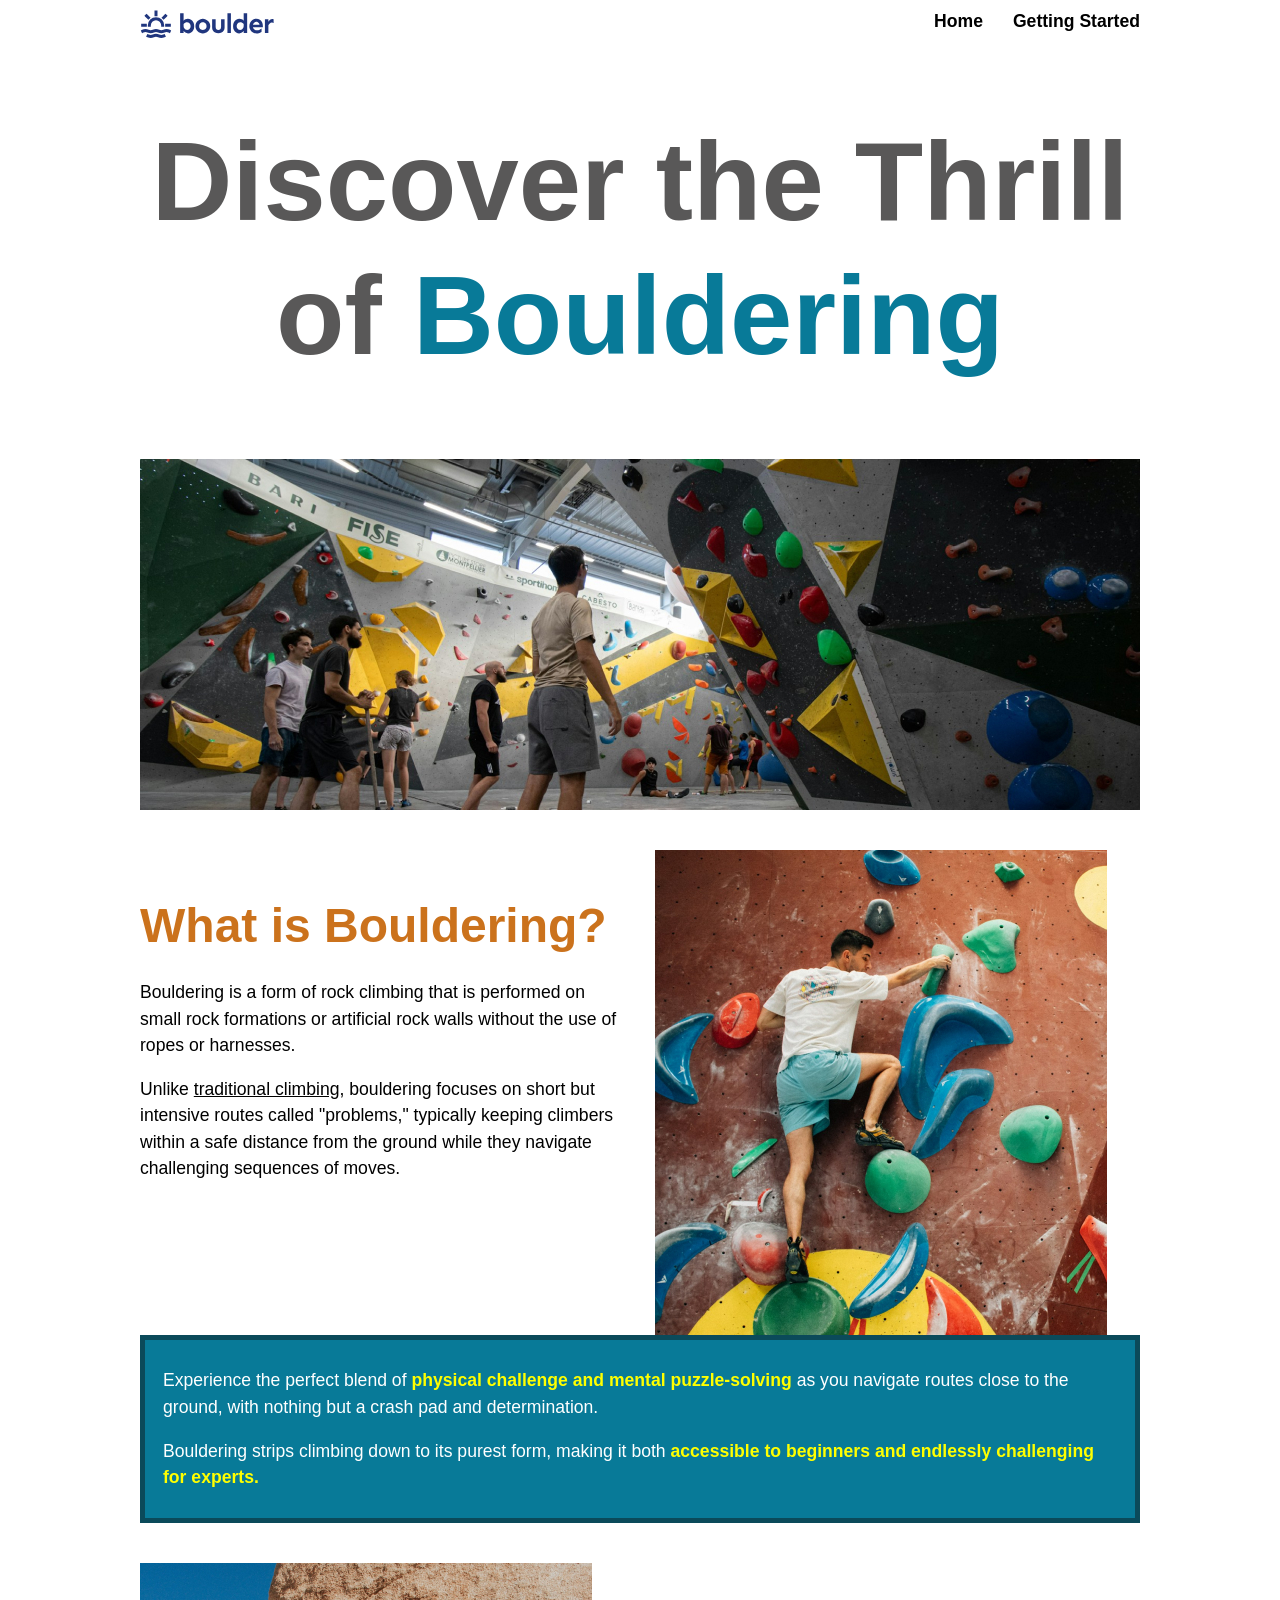
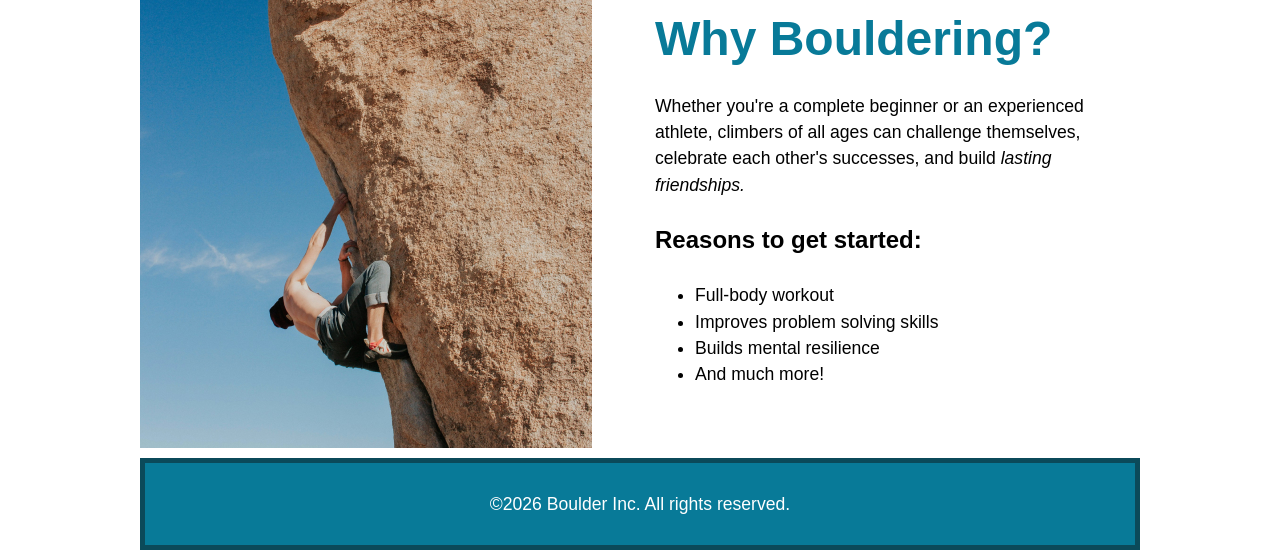
<file: index.html>
<!DOCTYPE html>
<html>
  <head>
    <title>Webpage</title>
    <link href="css/style.css" rel="stylesheet">
  </head>
  <body>
    <div class="wrapper">
      <header>
        <img src="images/logo.svg" alt="Boulder Logo">
        
        <nav class="primary-nav" aria-label="Primary-Navigation">
          <ul>
            <li><a href="index.html">Home</a></li>
            <li><a href="index2.html">Getting Started</a></li>
          </ul>
        </nav>
      </header>
      <main>
        <h1>Discover the Thrill of <span class="teal-text">Bouldering</span></h1>

        <img src="images/bouldering-gym.jpg" alt="An Indoor Bouldering Gym with people standing and one person sitting on the ground.">

        <section>
          <div class="two-column-layout">
            <div>
              <h2>What is Bouldering?</h2>
              <p class="accent">
                Bouldering is a form of rock climbing that is performed on small rock formations or artificial rock walls without the use of ropes or harnesses.
              </p>
              <p>
                Unlike <a href="http://en.wikipedia.org/wiki/Traditional_climbing">traditional climbing</a>, bouldering focuses on short but intensive routes called "problems," typically keeping climbers within a safe distance from the ground while they navigate challenging sequences of moves.
              </p>
            </div>

            <img src="images/what-is-bouldering.jpg" alt="A man attempting a Bouldering Course in an Indoor gym.">
          </div>

          <div class="teal-bg">
            <p>
              Experience the perfect blend of <strong>physical challenge and mental puzzle-solving</strong> as you navigate routes close to the ground, with nothing but a crash pad and determination.
            </p>
            <p>
              Bouldering strips climbing down to its purest form, making it both <strong>accessible to beginners and endlessly challenging for experts.</strong>
            </p>
          </div>
        </section>

        <section>
          <div class="two-column-layout">
            <img src="images/why-bouldering.jpg" alt="A man climbing on a rocky surface.">

            <div>
              <h2 class="teal-text">Why Bouldering?</h2>
              <p class="accent">
                Whether you're a complete beginner or an experienced athlete, climbers of all ages can challenge themselves, celebrate each other's successes, and build <em>lasting friendships.</em>
              </p>

              <h3>Reasons to get started:</h3>
              <ul>
                <li>Full-body workout</li>
                <li>Improves problem solving skills</li>
                <li>Builds mental resilience</li>
                <li>And much more!</li>
              </ul>
            </div>
          </div>
        </section>

        <footer class="teal-bg">
          <p>©2026 Boulder Inc. All rights reserved.</p>
        </footer>      
      </main>
    </div>
  </body>
</html>
</file>
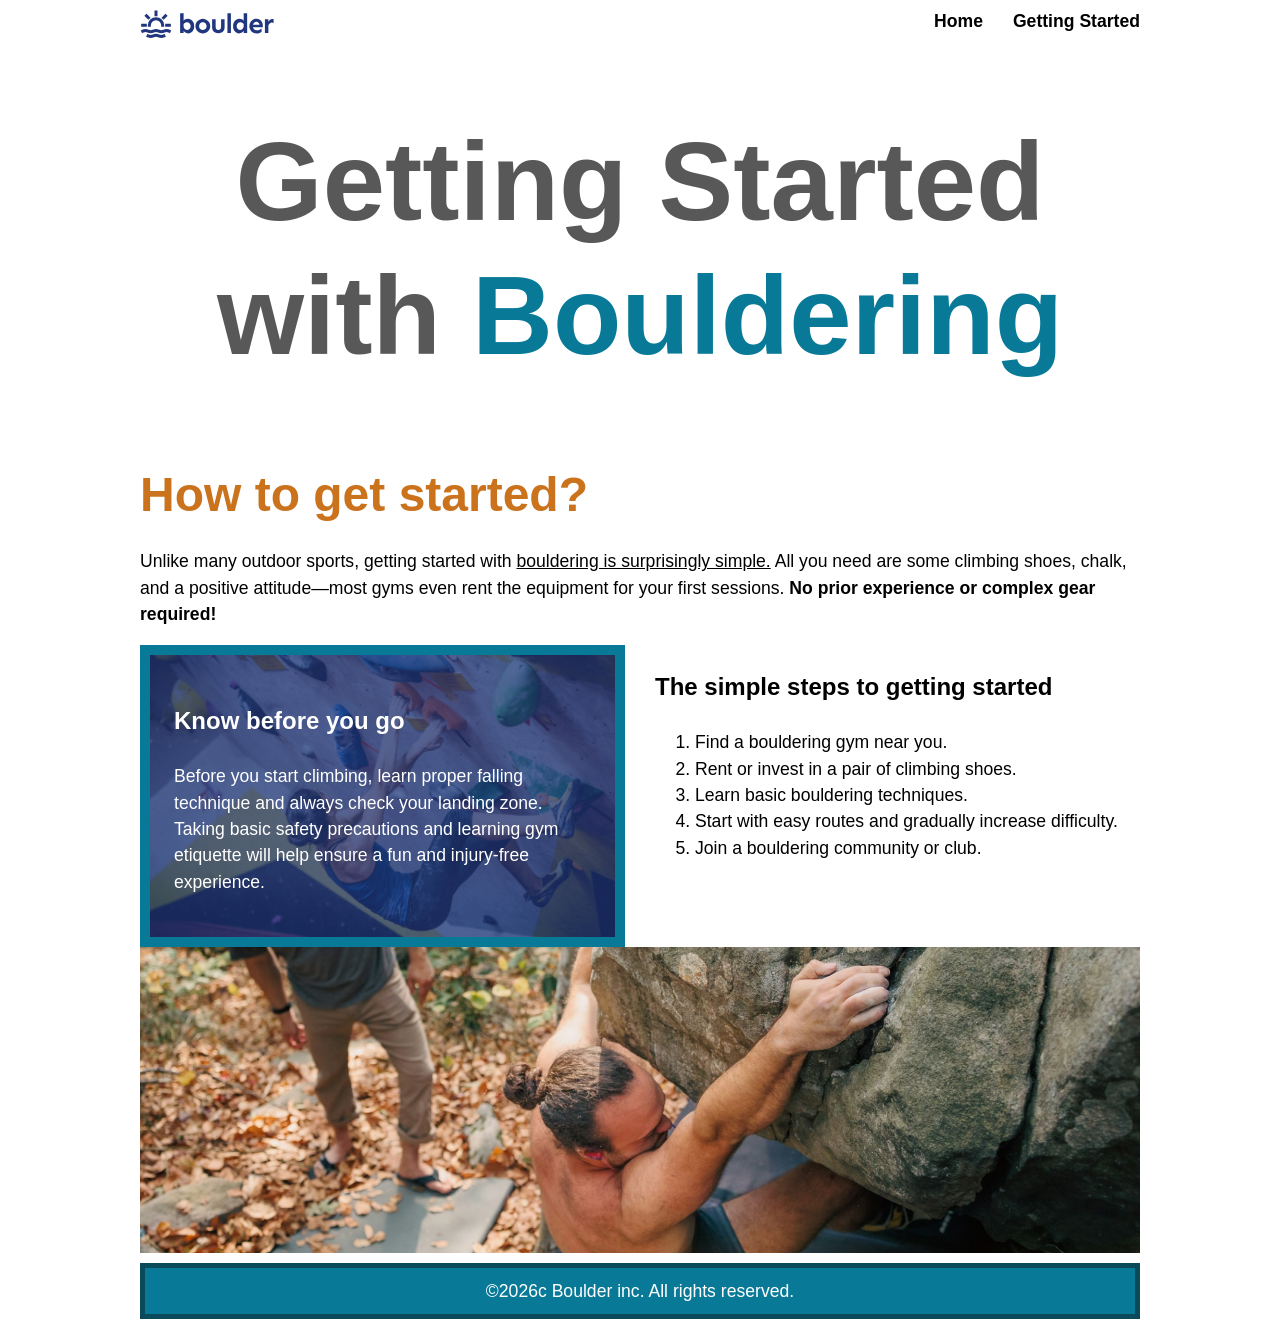
<file: index2.html>
<!DOCTYPE html>
<html>
  <head>
    <title>Getting Started - Bouldering</title>
    <link href="css/style.css" rel="stylesheet">
  </head>
  <body>
    <div class="wrapper">
      <header>
        <img src="images/logo.svg" alt="Boulder Logo">

        <nav class="primary-nav" aria-label="Primary-Navigation">
          <ul>
            <li><a href="index.html">Home</a></li>
            <li><a href="index2.html">Getting Started</a></li>
          </ul>
        </nav>
      </header>
      <main>
        <h1>Getting Started with <span class="teal-text">Bouldering</span></h1>

        <section>
          <h2>How to get started?</h2>

          <p>
            Unlike many outdoor sports, getting started with <a href="index.html">bouldering is surprisingly simple.</a> All you need are some climbing shoes, chalk, and a positive attitude—most gyms even rent the equipment for your first sessions. <strong>No prior experience or complex gear required!</strong>
          </p>

          <div class="two-column-layout">
            <div class="climber-bg">
              <h3>Know before you go</h3>
              <p>
                Before you start climbing, learn proper falling technique and always check your landing zone. Taking basic safety precautions and learning gym etiquette will help ensure a fun and injury-free experience.
              </p>
            </div>

            <div>
              <h3>The simple steps to getting started</h3>
              <ol>
                <li>Find a bouldering gym near you.</li>
                <li>Rent or invest in a pair of climbing shoes.</li>
                <li>Learn basic bouldering techniques.</li>
                <li>Start with easy routes and gradually increase difficulty.</li>
                <li>Join a bouldering community or club.</li>
              </ol> 
            </div>
          </div>

          <img src="images/getting-started-outdoors.jpg" alt="Top view image of a shirtless Person gripping on a rock outdoors and trying to climb up">
        </section>
      </main>
      <footer class="teal-bg">
        ©2026c Boulder inc. All rights reserved.
      </footer>
    </div>
  </body>
</html>
</file>
<file: css/style.css>
* {
  box-sizing: border-box;
}

body {
  font-family: sans-serif;
  color: #000;
  font-size: 1.1rem;
  line-height: 1.5;
}

header {
  display: flex;
  justify-content: space-between;
}

.primary-nav ul {
  list-style: none;
  margin: 0;
  padding: 0;
  display: flex;
  gap: 30px;
}

.primary-nav a {
  color: #000;
  font-weight: bold;
  text-decoration: none;
}

.primary-nav a:hover,
.primary-nav a:focus-visible {
  color: #5f9b9f;
}

.wrapper {
  max-inline-size: 1000px;
  margin-inline: auto;
}

.teal-text {
  color: #087A98;
}

.two-column-layout {
  display: grid;
  gap: 30px;
  grid-template-columns: 1fr 1fr;
}

section {
  margin-block: 40px;
  margin-block-end: 10px;
}

h1 {
  color: rgb(89, 88, 88);
  text-align: center;
  font-size: 7rem;
  line-height: 1.2;
}

h2 {
  color: #cb721c;
  font-size: 3rem;
  margin-block-end: 10px;
}

h3 {
  font-size: 1.5rem;
}

img {
  display: block;
  max-inline-size: 100%;
}

.teal-bg {
  background-color:#087A98;
  color: #fff;
  padding: 10px 18px;
  border:  5px solid #0b4a5a;
}

.teal-bg strong {
  color: yellow;
}

a {
  color: inherit;
}


.climber-bg {
  background-image: url('../images/simple-steps.jpg');
  color: #fff;
  padding: 24px;
  border: #087A98 solid 10px;
  background-repeat: no-repeat;
  background-position: center;
  background-size: cover;
}

footer {
  text-align: center;
}
</file>
